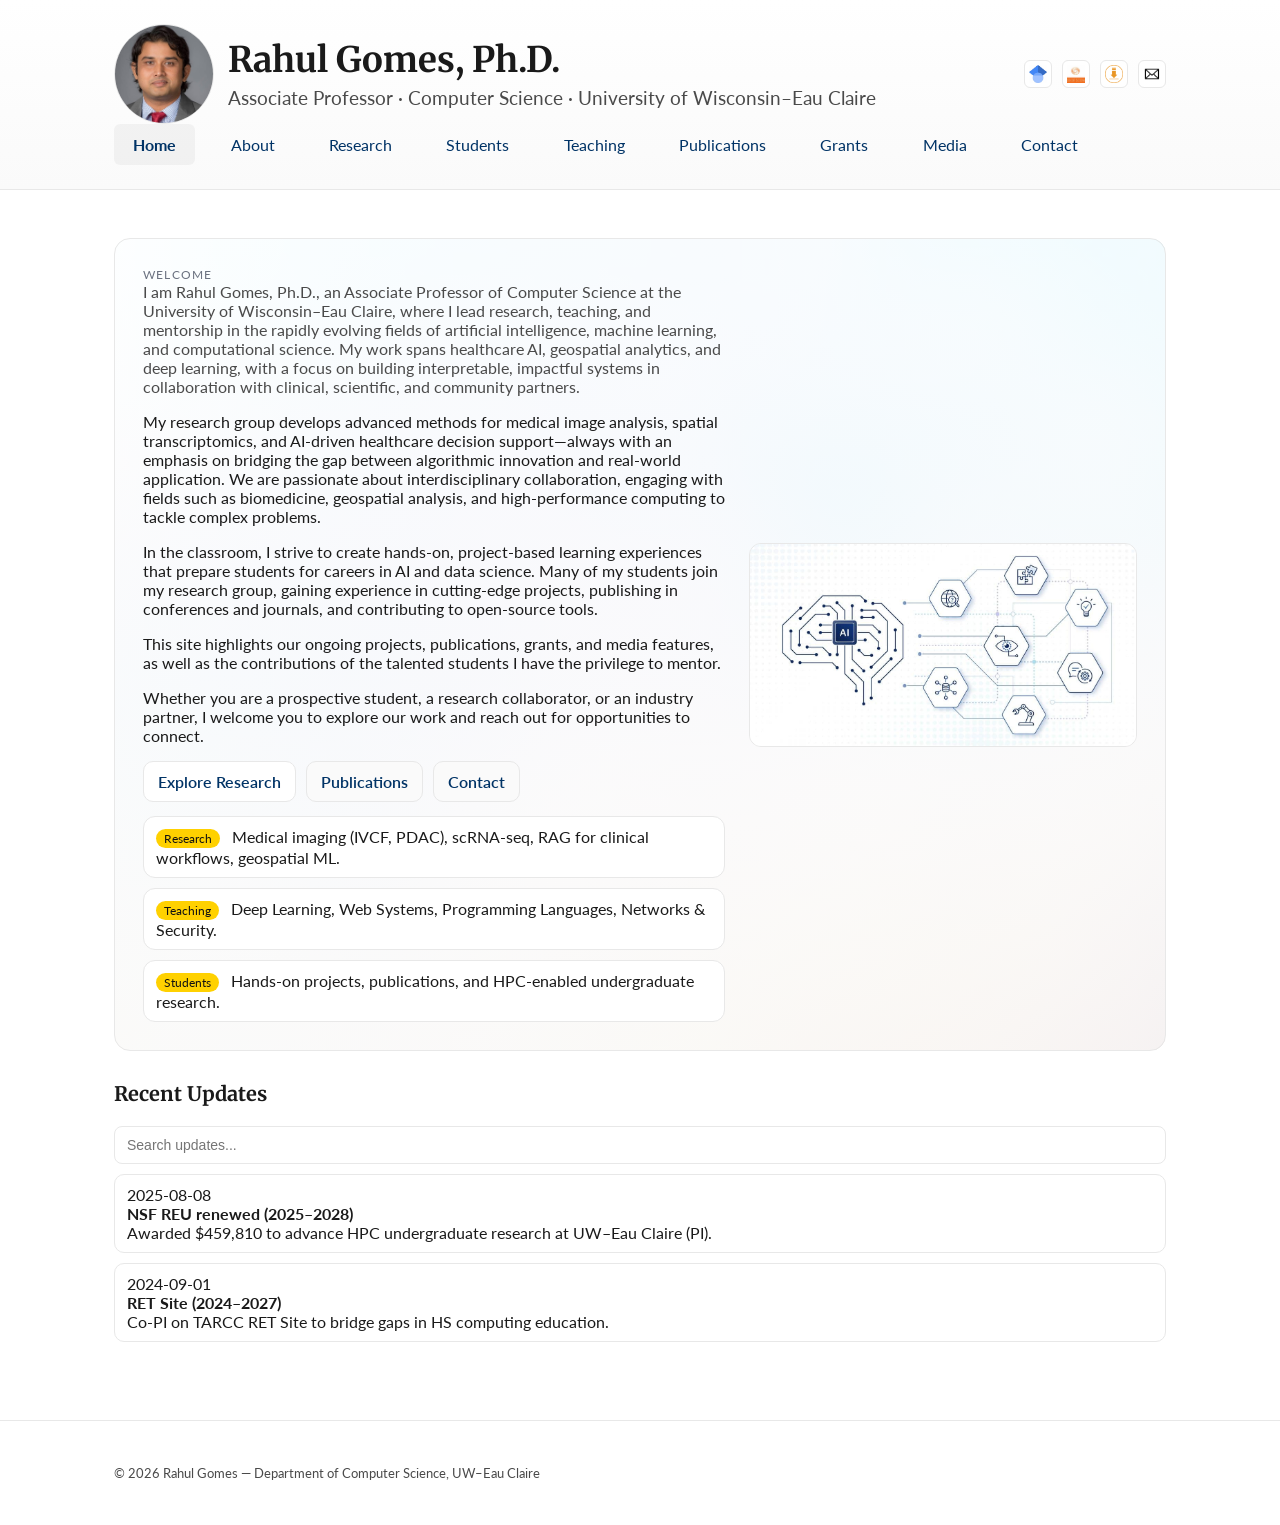
<file: index.html>
<!doctype html>
<html lang="en">
<head>
  <meta charset="utf-8" />
  <meta name="viewport" content="width=device-width, initial-scale=1" />
  <title>Home — Rahul Gomes</title>
  <link rel="stylesheet" href="assets/style.css" />
  <link rel="preconnect" href="https://fonts.googleapis.com">
  <link rel="preconnect" href="https://fonts.gstatic.com" crossorigin>
  <link href="https://fonts.googleapis.com/css2?family=Lato:wght@300;400;700&family=Merriweather:wght@400;700&display=swap" rel="stylesheet">
</head>
<body>
  
<div id="site-header"></div>


<main>
  <div class="container">
<section class="hero hero-landing" aria-labelledby="welcome-title">
  <div class="hero-content">
    <div>
      <div class="kicker">Welcome</div>
      <p class="lead">
        I am Rahul Gomes, Ph.D., an Associate Professor of Computer Science at the University of Wisconsin–Eau Claire, 
        where I lead research, teaching, and mentorship in the rapidly evolving fields of artificial intelligence, 
        machine learning, and computational science. My work spans healthcare AI, geospatial analytics, and deep learning, 
        with a focus on building interpretable, impactful systems in collaboration with clinical, scientific, and community partners.
      </p>

      <p>
        My research group develops advanced methods for medical image analysis, spatial transcriptomics, 
        and AI-driven healthcare decision support—always with an emphasis on bridging the gap between algorithmic innovation 
        and real-world application. We are passionate about interdisciplinary collaboration, engaging with fields such as biomedicine, 
        geospatial analysis, and high-performance computing to tackle complex problems.
      </p>

      <p>
        In the classroom, I strive to create hands-on, project-based learning experiences that prepare students for careers 
        in AI and data science. Many of my students join my research group, gaining experience in cutting-edge projects, 
        publishing in conferences and journals, and contributing to open-source tools.
      </p>

      <p>
        This site highlights our ongoing projects, publications, grants, and media features, as well as the contributions 
        of the talented students I have the privilege to mentor.
      </p>

      <p>
        Whether you are a prospective student, a research collaborator, or an industry partner, 
        I welcome you to explore our work and reach out for opportunities to connect.
      </p>

      <div class="hero-cta">
        <a class="btn" href="research.html" aria-label="Explore research projects">Explore Research</a>
        <a class="btn ghost" href="publications.html" aria-label="View publications">Publications</a>
        <a class="btn ghost" href="contact.html" aria-label="Contact Rahul Gomes">Contact</a>
      </div>

      <ul class="quick-links" aria-label="Highlights">
        <li>
          <span class="pill">Research</span>
          Medical imaging (IVCF, PDAC), scRNA-seq, RAG for clinical workflows, geospatial ML.
        </li>
        <li>
          <span class="pill">Teaching</span>
          Deep Learning, Web Systems, Programming Languages, Networks & Security.
        </li>
        <li>
          <span class="pill">Students</span>
          Hands-on projects, publications, and HPC-enabled undergraduate research.
        </li>
      </ul>
    </div>

    <figure class="hero-visual">
      <!-- Optional right-side image -->
      <img src="assets/hero.jpg" alt="Abstract visualization representing AI and data" onerror="this.style.display='none'"/>
    </figure>
  </div>
</section>


    <section>
      <h3>Recent Updates</h3>
      <div class="searchbar">
        <input id="uSearch" type="search" placeholder="Search updates..."/>
      </div>
      <div id="updates" class="list">
        <p style="color:#666;font-style:italic;">Loading…</p>
      </div>
    </section>
  </div>
</main>
  
<footer class="footer">
  <div class="container">
    © <span id="year"></span> Rahul Gomes — Department of Computer Science, UW–Eau Claire
  </div>
</footer>
<script>
  document.getElementById('year').textContent = new Date().getFullYear();
</script>
<script src="assets/include-header.js" defer></script>
<script src="assets/script.js" defer></script>
</body>
</html>
</file>
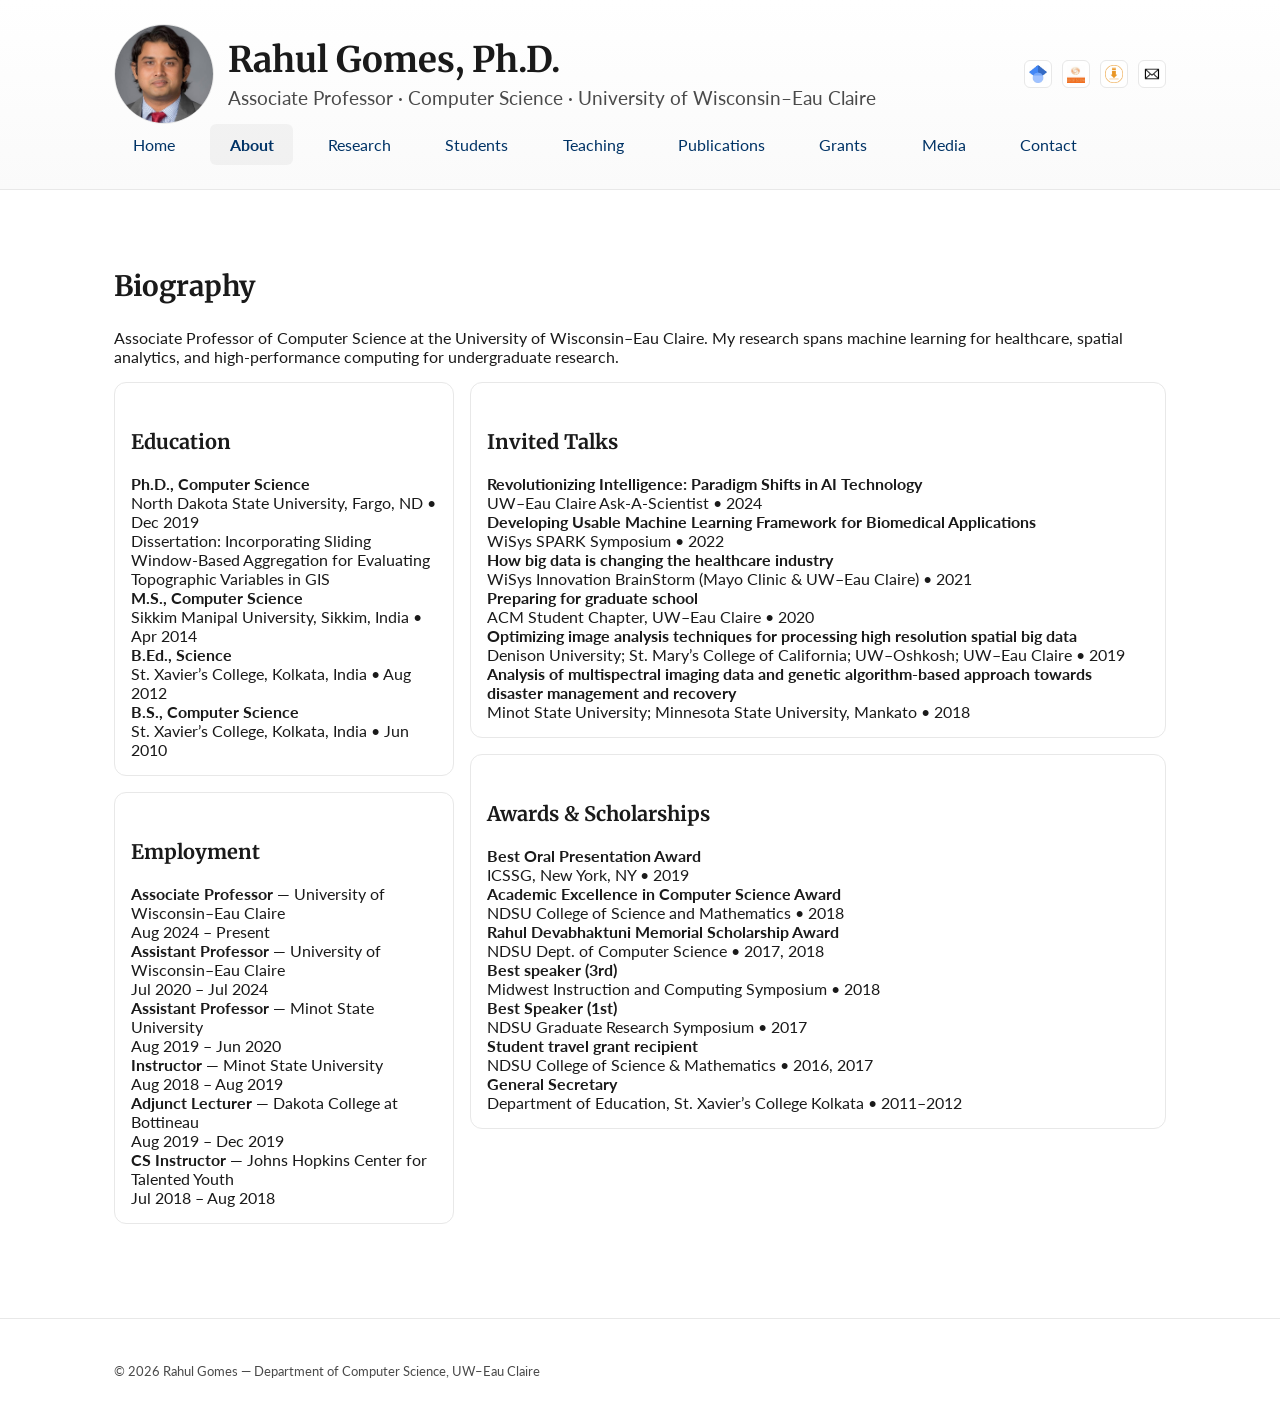
<file: about.html>
<!doctype html>
<html lang="en">
<head>
  <meta charset="utf-8" />
  <meta name="viewport" content="width=device-width, initial-scale=1" />
  <title>About — Rahul Gomes</title>
  <link rel="stylesheet" href="assets/style.css" />
  <link rel="preconnect" href="https://fonts.googleapis.com">
  <link rel="preconnect" href="https://fonts.gstatic.com" crossorigin>
  <link href="https://fonts.googleapis.com/css2?family=Lato:wght@300;400;700&family=Merriweather:wght@400;700&display=swap" rel="stylesheet">
</head>
<body>
  
<div id="site-header"></div>

<main>
  <div class="container">

    <h2>Biography</h2>
    <div id="bio"><p style="color:#666;font-style:italic;">Loading…</p></div>

    <div class="grid">
      <div class="left">
        <div class="card">
          <h3>Education</h3>
          <div id="education"><p style="color:#666;font-style:italic;">Loading…</p></div>
        </div>
        <div class="card">
          <h3>Employment</h3>
          <div id="employment"><p style="color:#666;font-style:italic;">Loading…</p></div>
        </div>
      </div>
      <div class="right">
        <div class="card">
          <h3>Invited Talks</h3>
          <div id="talks"><p style="color:#666;font-style:italic;">Loading…</p></div>
        </div>
        <div class="card">
          <h3>Awards & Scholarships</h3>
          <div id="awards"><p style="color:#666;font-style:italic;">Loading…</p></div>
        </div>
      </div>
    </div>

  </div>
</main>
  
<footer class="footer">
  <div class="container">
    © <span id="year"></span> Rahul Gomes — Department of Computer Science, UW–Eau Claire
  </div>
</footer>
<script>
  document.getElementById('year').textContent = new Date().getFullYear();
</script>
<script src="assets/include-header.js" defer></script>
<script src="assets/script.js" defer></script>
</body>
</html>
</file>
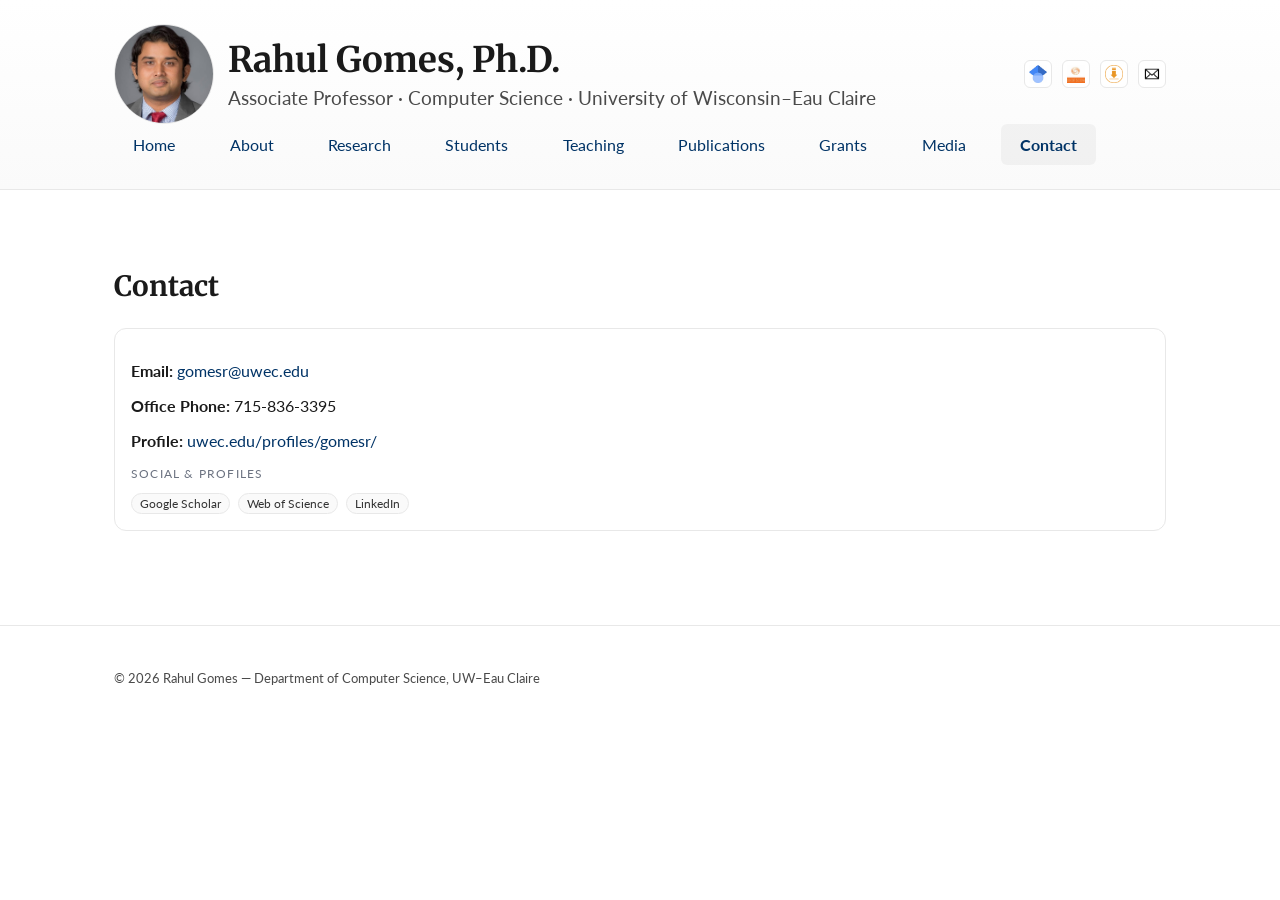
<file: contact.html>
<!doctype html>
<html lang="en">
<head>
  <meta charset="utf-8" />
  <meta name="viewport" content="width=device-width, initial-scale=1" />
  <title>Contact — Rahul Gomes</title>
  <link rel="stylesheet" href="assets/style.css" />
  <link rel="preconnect" href="https://fonts.googleapis.com">
  <link rel="preconnect" href="https://fonts.gstatic.com" crossorigin>
  <link href="https://fonts.googleapis.com/css2?family=Lato:wght@300;400;700&family=Merriweather:wght@400;700&display=swap" rel="stylesheet">
</head>
<body>
  
<div id="site-header"></div>

  <main>
    <div class="container">
      
<h2>Contact</h2>
<div class="card">
  <p><strong>Email:</strong> <a href="mailto:gomesr@uwec.edu">gomesr@uwec.edu</a></p>
  <p><strong>Office Phone:</strong> 715-836-3395</p>
  <p><strong>Profile:</strong> <a target="_blank" href="https://www.uwec.edu/profiles/gomesr/">uwec.edu/profiles/gomesr/</a></p>
  <p class="kicker">Social & Profiles</p>
  <div class="tagbar">
    <a class="badge" target="_blank" href="https://scholar.google.com/citations?user=s2LUBTQAAAAJ&hl=en">Google Scholar</a>
    <a class="badge" target="_blank" href="https://www.webofscience.com/wos/author/record/Z-4475-2019">Web of Science</a>
    <a class="badge" target="_blank" href="https://www.linkedin.com/in/rahul-gomes/">LinkedIn</a>
  </div>
</div>

    </div>
  </main>
  
<footer class="footer">
  <div class="container">
    © <span id="year"></span> Rahul Gomes — Department of Computer Science, UW–Eau Claire
  </div>
</footer>
<script>
  document.getElementById('year').textContent = new Date().getFullYear();
</script>
<script src="assets/include-header.js" defer></script>
<script src="assets/script.js" defer></script>
</body>
</html>
</file>
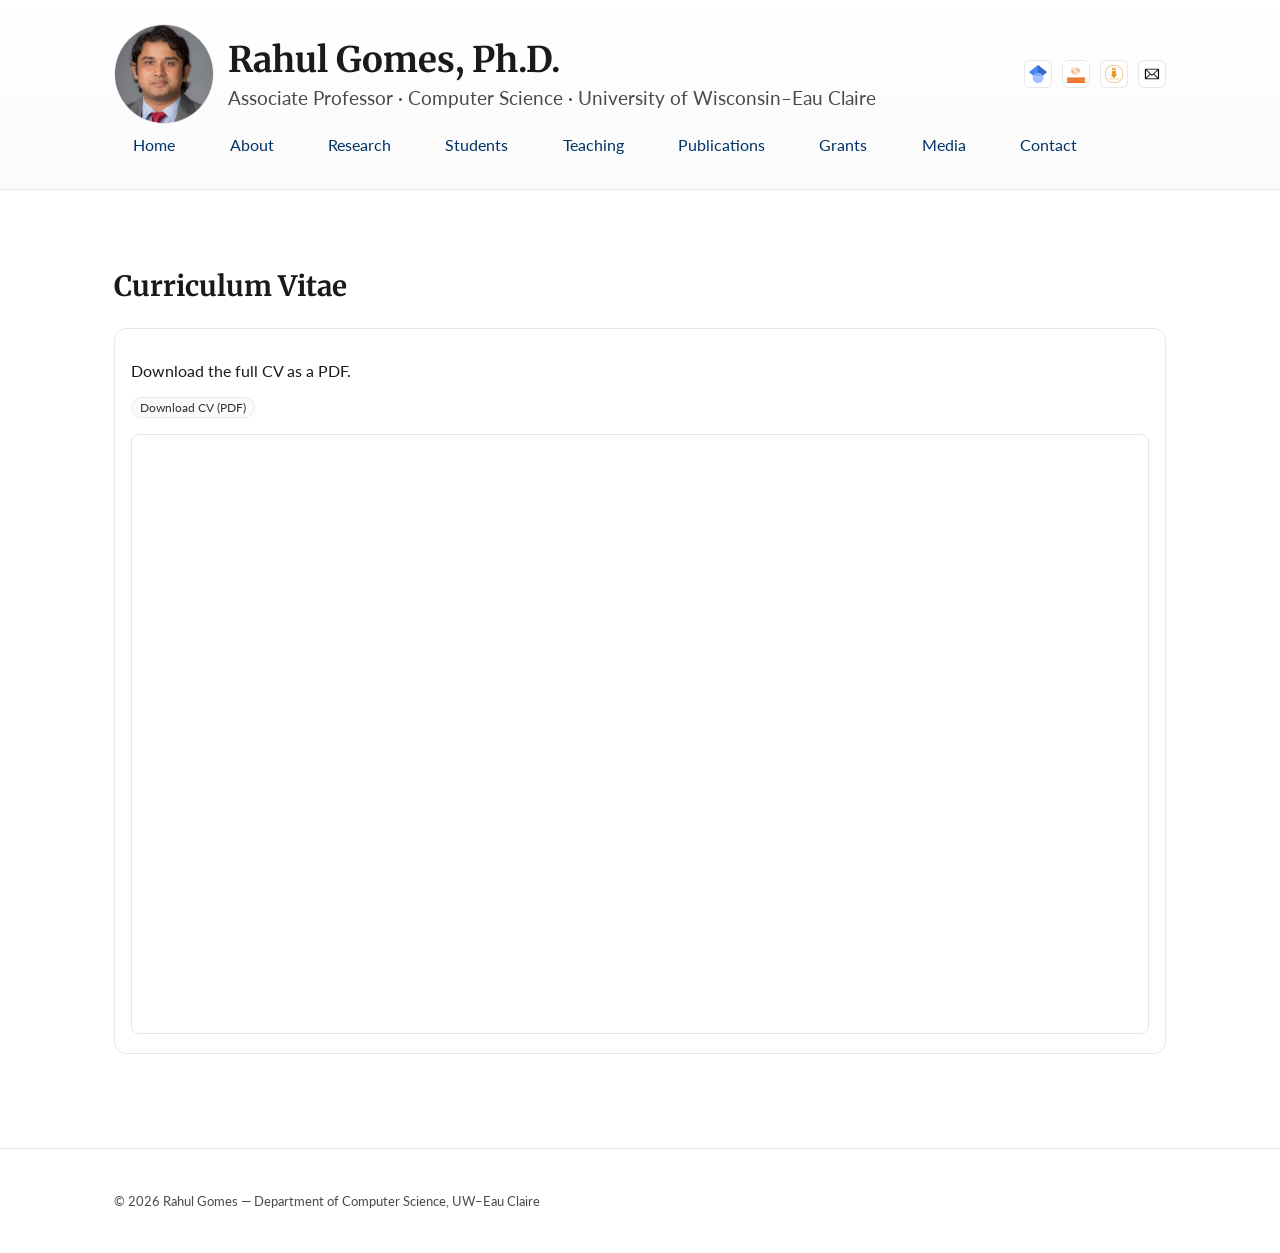
<file: cv.html>
<!doctype html>
<html lang="en">
<head>
  <meta charset="utf-8" />
  <meta name="viewport" content="width=device-width, initial-scale=1" />
  <title>CV — Rahul Gomes</title>
  <link rel="stylesheet" href="assets/style.css" />
  <link rel="preconnect" href="https://fonts.googleapis.com">
  <link rel="preconnect" href="https://fonts.gstatic.com" crossorigin>
  <link href="https://fonts.googleapis.com/css2?family=Lato:wght@300;400;700&family=Merriweather:wght@400;700&display=swap" rel="stylesheet">
</head>
<body>
  
<div id="site-header"></div>


  <main>
    <div class="container">
      
<h2>Curriculum Vitae</h2>
<div class="card">
  <p>Download the full CV as a PDF.</p>
  <p><a class="badge" href="Gomes_CV_New.pdf" download>Download CV (PDF)</a></p>
  <iframe src="Gomes_CV_New.pdf" style="width:100%;height:600px;border:1px solid #e5e5e5;border-radius:8px"></iframe>
</div>

    </div>
  </main>
  
<footer class="footer">
  <div class="container">
    © <span id="year"></span> Rahul Gomes — Department of Computer Science, UW–Eau Claire
  </div>
</footer>
<script>
  document.getElementById('year').textContent = new Date().getFullYear();
</script>
<script src="assets/include-header.js" defer></script>
<script src="assets/script.js" defer></script>
</body>
</html>
</file>
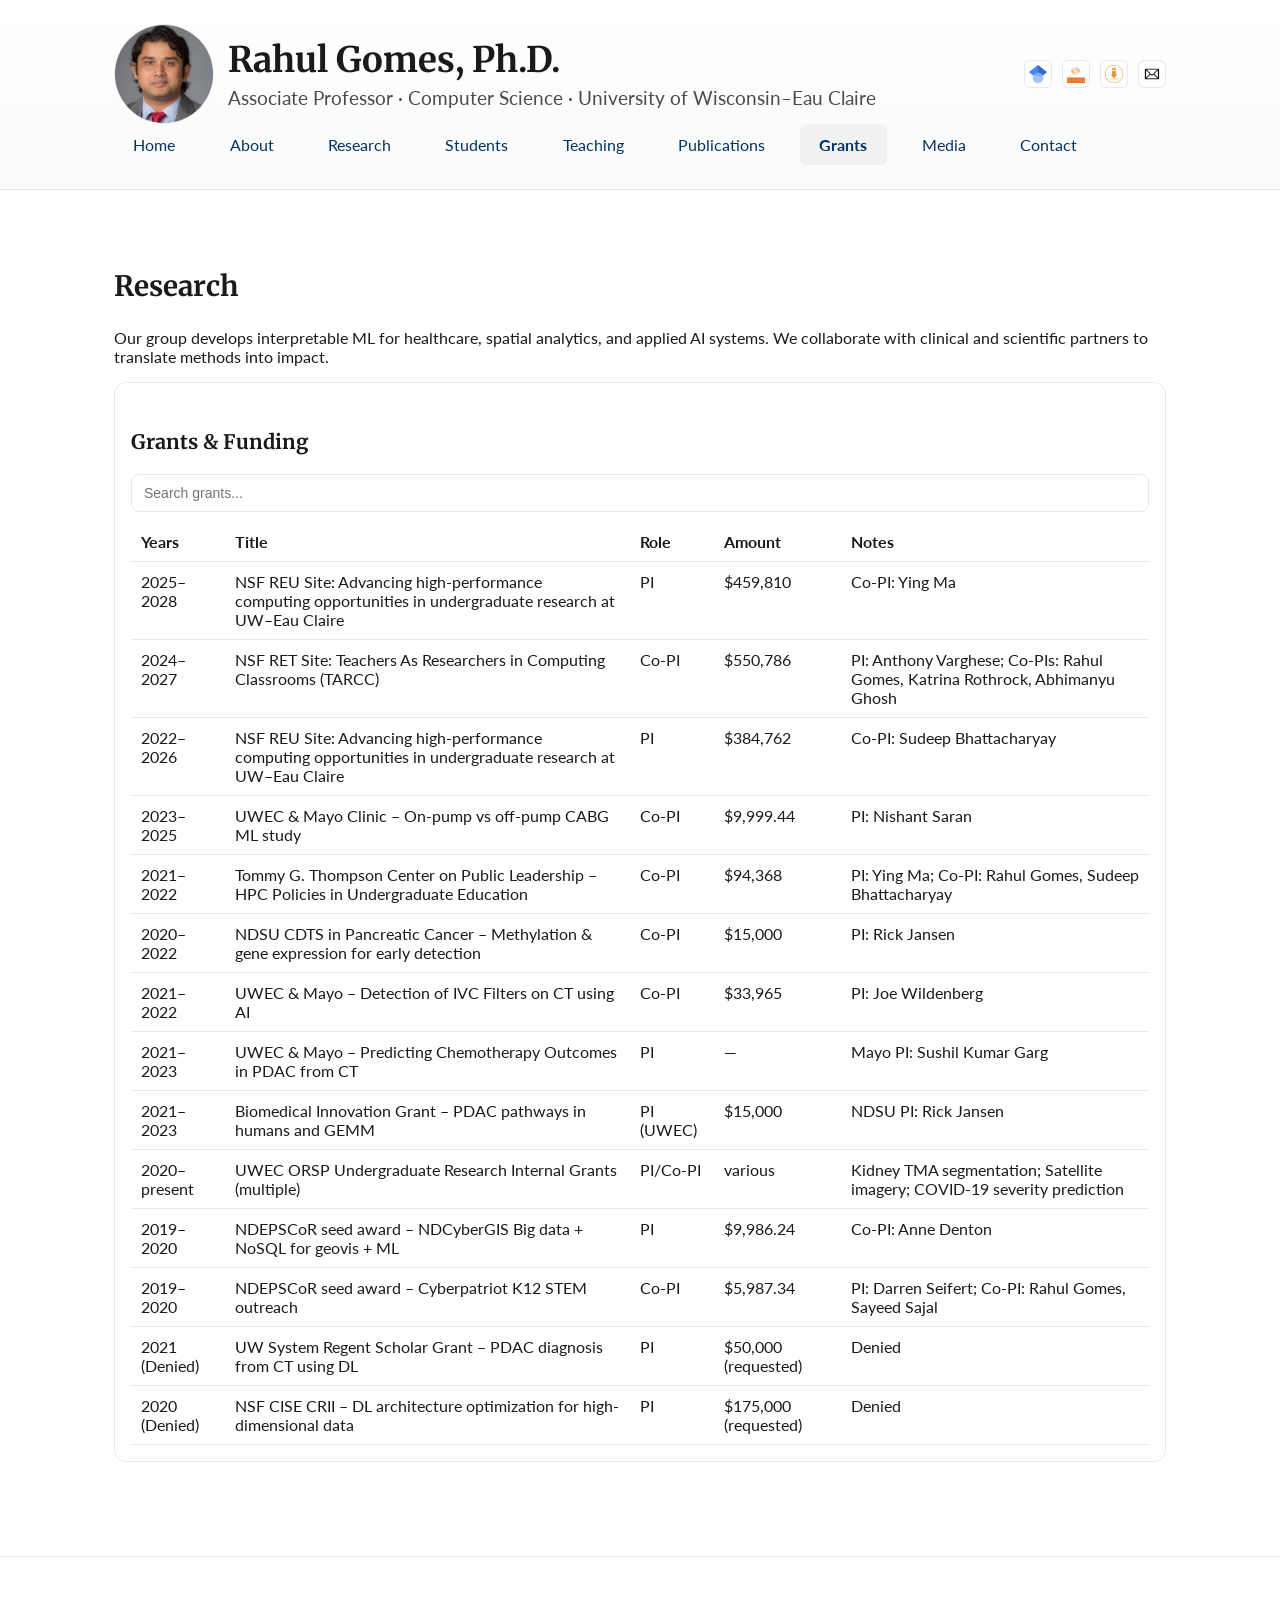
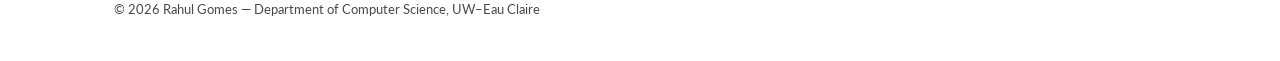
<file: grants.html>
<!doctype html>
<html lang="en">
<head>
  <meta charset="utf-8" />
  <meta name="viewport" content="width=device-width, initial-scale=1" />
  <title>Grants — Rahul Gomes</title>
  <link rel="stylesheet" href="assets/style.css" />
  <link rel="preconnect" href="https://fonts.googleapis.com">
  <link rel="preconnect" href="https://fonts.gstatic.com" crossorigin>
  <link href="https://fonts.googleapis.com/css2?family=Lato:wght@300;400;700&family=Merriweather:wght@400;700&display=swap" rel="stylesheet">
</head>
<body>
  
<div id="site-header"></div>


<main>
  <div class="container">
    <h2>Research</h2>
    <p>Our group develops interpretable ML for healthcare, spatial analytics, and applied AI systems. We collaborate with clinical and scientific partners to translate methods into impact.</p>

    <div class="card">
      <h3>Grants & Funding</h3>
      <div class="searchbar">
        <input id="gSearch" type="search" placeholder="Search grants..."/>
      </div>
      <table class="table">
        <thead><tr><th>Years</th><th>Title</th><th>Role</th><th>Amount</th><th>Notes</th></tr></thead>
        <tbody id="grants"><tr><td colspan="5" style="color:#666;font-style:italic;">Loading…</td></tr></tbody>
      </table>
    </div>
  </div>
</main>
  
<footer class="footer">
  <div class="container">
    © <span id="year"></span> Rahul Gomes — Department of Computer Science, UW–Eau Claire
  </div>
</footer>
<script>
  document.getElementById('year').textContent = new Date().getFullYear();
</script>
<script src="assets/include-header.js" defer></script>
<script src="assets/script.js" defer></script>
</body>
</html>
</file>
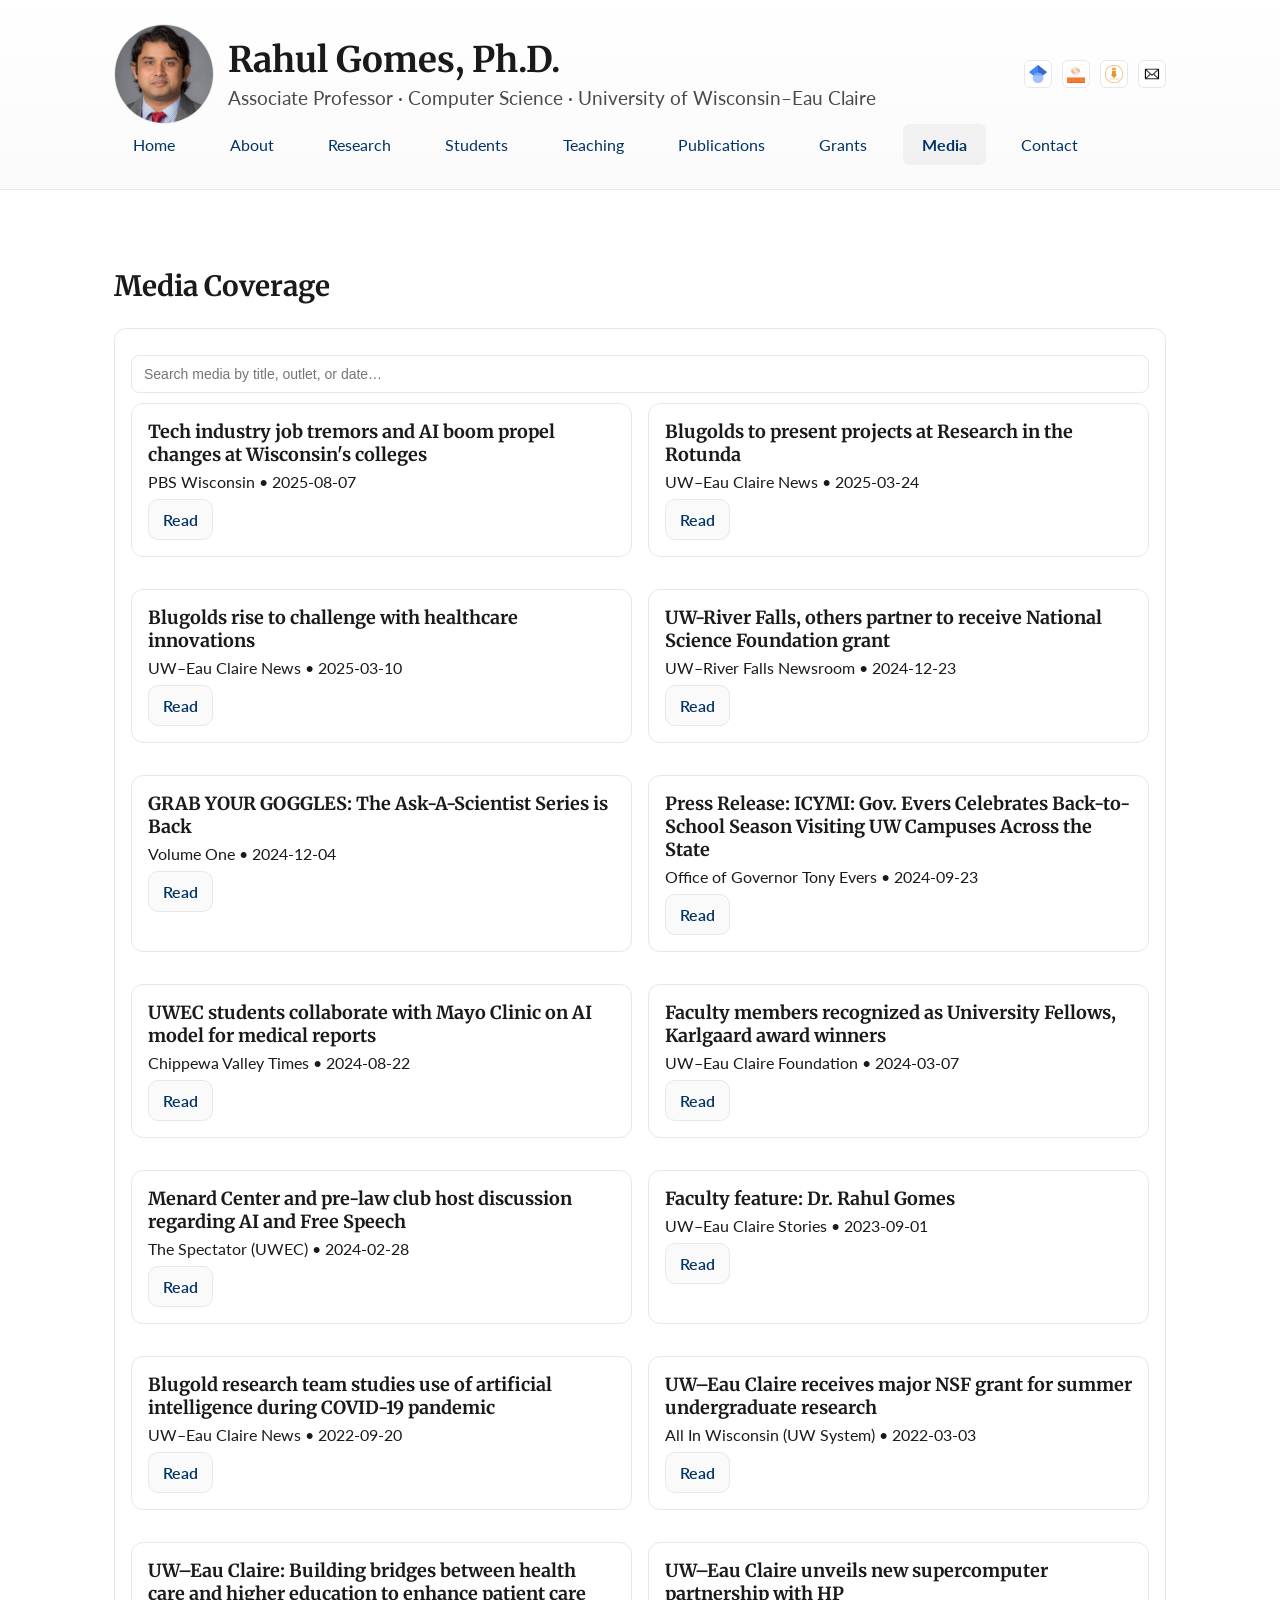
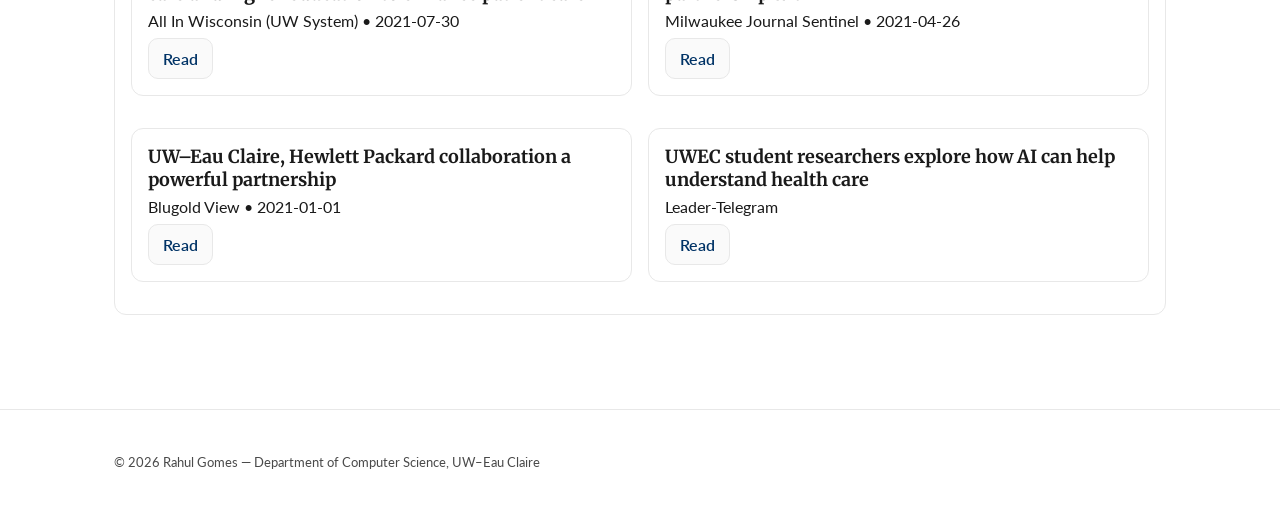
<file: media.html>
<!doctype html>
<html lang="en">
<head>
  <meta charset="utf-8" />
  <meta name="viewport" content="width=device-width, initial-scale=1" />
  <title>Media Coverage — Rahul Gomes</title>
  <link rel="stylesheet" href="assets/style.css" />
  <link rel="preconnect" href="https://fonts.googleapis.com">
  <link rel="preconnect" href="https://fonts.gstatic.com" crossorigin>
  <link href="https://fonts.googleapis.com/css2?family=Lato:wght@300;400;700&family=Merriweather:wght@400;700&display=swap" rel="stylesheet">
</head>
<body>
  
<div id="site-header"></div>


<main>
  <div class="container">
    <h2>Media Coverage</h2>
    <div class="card">
      <div class="searchbar">
        <input id="mSearch" type="search" placeholder="Search media by title, outlet, or date…"/>
      </div>

      <!-- grid/list rendered by script.js -->
      <div id="media" class="media-grid">
        <div class="card"><p style="color:#666;font-style:italic;">Loading…</p></div>
      </div>
    </div>
  </div>
</main>
  
<footer class="footer">
  <div class="container">
    © <span id="year"></span> Rahul Gomes — Department of Computer Science, UW–Eau Claire
  </div>
</footer>
<script>document.getElementById('year').textContent = new Date().getFullYear();</script>
<script src="assets/include-header.js" defer></script>
<script src="assets/script.js" defer></script>
</body>
</html>
</file>
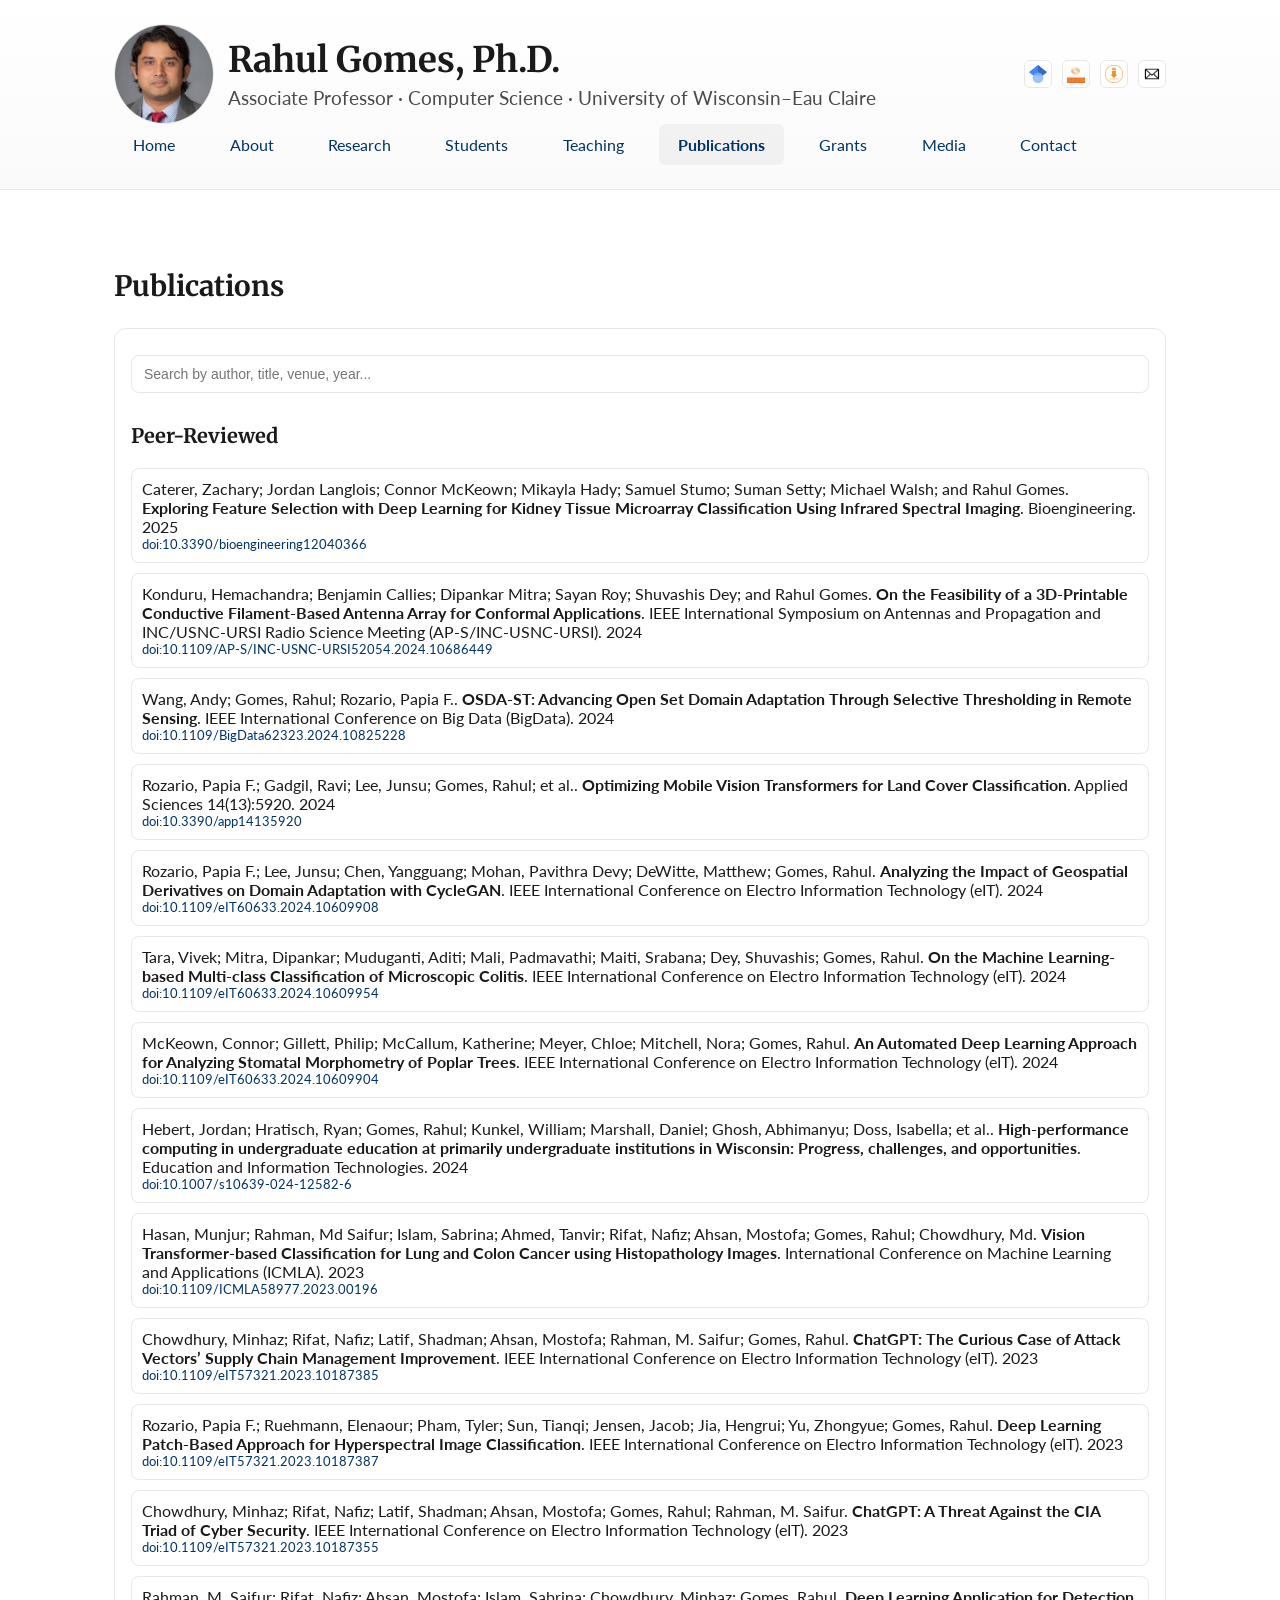
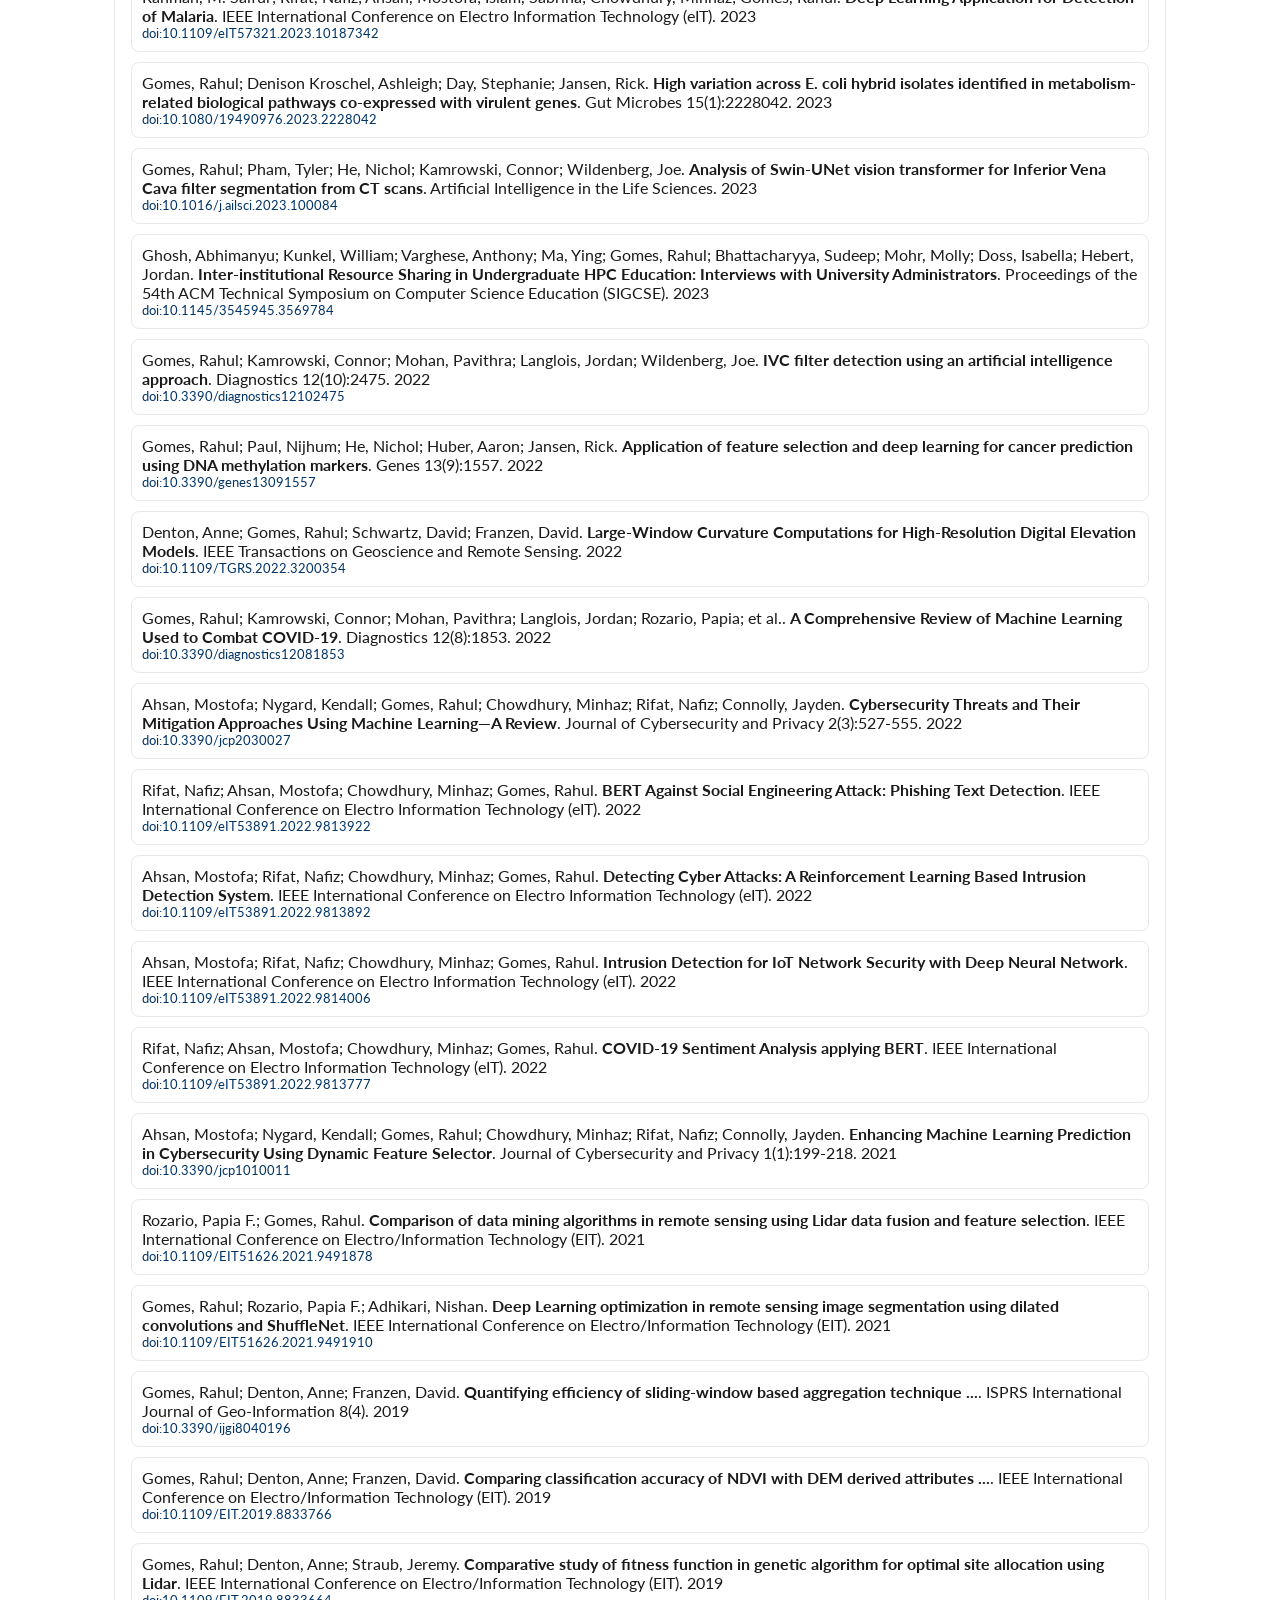
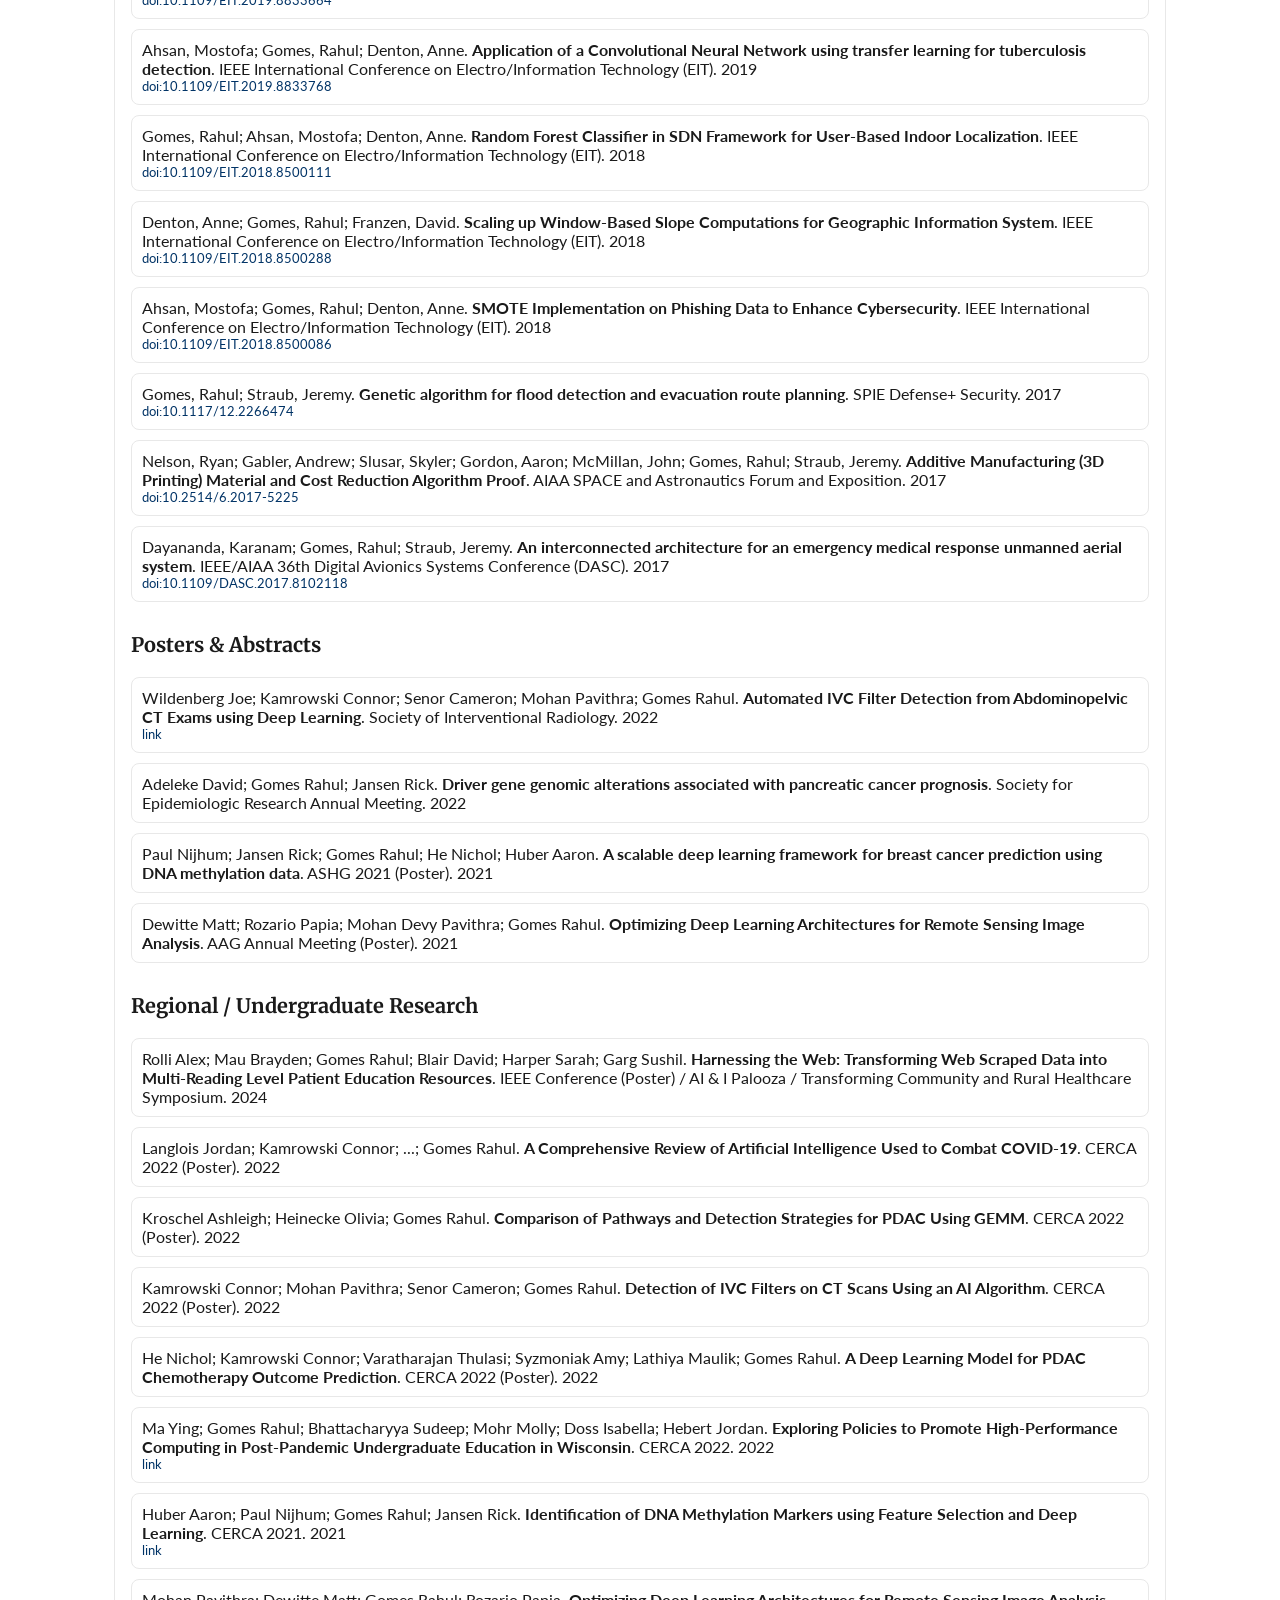
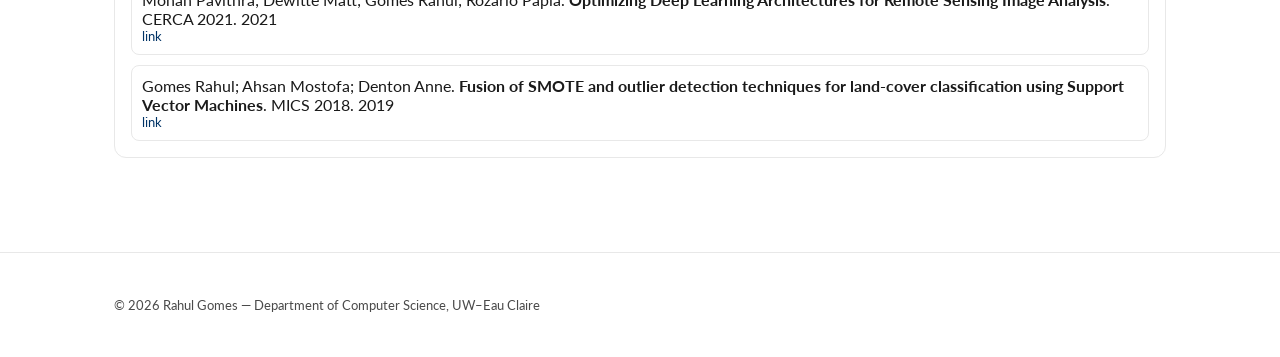
<file: publications.html>
<!doctype html>
<html lang="en">
<head>
  <meta charset="utf-8" />
  <meta name="viewport" content="width=device-width, initial-scale=1" />
  <title>Publications — Rahul Gomes</title>
  <link rel="stylesheet" href="assets/style.css" />
  <link rel="preconnect" href="https://fonts.googleapis.com">
  <link rel="preconnect" href="https://fonts.gstatic.com" crossorigin>
  <link href="https://fonts.googleapis.com/css2?family=Lato:wght@300;400;700&family=Merriweather:wght@400;700&display=swap" rel="stylesheet">
</head>
<body>
  
<div id="site-header"></div>


  <main>
    <div class="container">
      
<h2>Publications</h2>
<div class="card">
  <div class="searchbar">
    <input id="pSearch" type="search" placeholder="Search by author, title, venue, year..." oninput="renderPubs()"/>
  </div>
  <h3>Peer-Reviewed</h3>
  <div id="peer" class="list"></div>
  <h3>Posters & Abstracts</h3>
  <div id="posters" class="list"></div>
  <h3>Regional / Undergraduate Research</h3>
  <div id="regional" class="list"></div>
</div>
<script>
let PUBS=null;
function cite(item){
  const parts = [];
  parts.push(item.authors ? item.authors + '. ' : '');
  parts.push('<strong>'+item.title+'</strong>. ');
  parts.push(item.venue ? item.venue + '. ' : '');
  parts.push(item.year ? item.year : '');
  const doi = item.doi ? ' <a href="https://doi.org/'+item.doi+'" target="_blank">doi:'+item.doi+'</a>' : (item.link ? ' <a target="_blank" href="'+item.link+'">link</a>' : '');
  return '<div class="citation">'+parts.join('')+'<div class="meta">'+doi+'</div></div>';
}
async function renderPubs(){
  if(!PUBS){ PUBS = await fetchJSON('data/publications.json'); }
  const q = qs('pSearch').value;
  const peer = searchFilter(PUBS.peer_reviewed, q, ['title','authors','venue','year']);
  const posters = searchFilter(PUBS.posters_and_abstracts, q, ['title','authors','venue','year']);
  const regional = searchFilter(PUBS.regional_ug, q, ['title','authors','venue','year']);
  qs('peer').innerHTML = peer.sort((a,b)=> b.year - a.year).map(cite).join('');
  qs('posters').innerHTML = posters.sort((a,b)=> b.year - a.year).map(cite).join('');
  qs('regional').innerHTML = regional.sort((a,b)=> b.year - a.year).map(cite).join('');
}
renderPubs();
</script>

    </div>
  </main>
  
<footer class="footer">
  <div class="container">
    © <span id="year"></span> Rahul Gomes — Department of Computer Science, UW–Eau Claire
  </div>
</footer>
<script>
  document.getElementById('year').textContent = new Date().getFullYear();
</script>
<script src="assets/include-header.js" defer></script>
<script src="assets/script.js" defer></script>
</body>
</html>
</file>
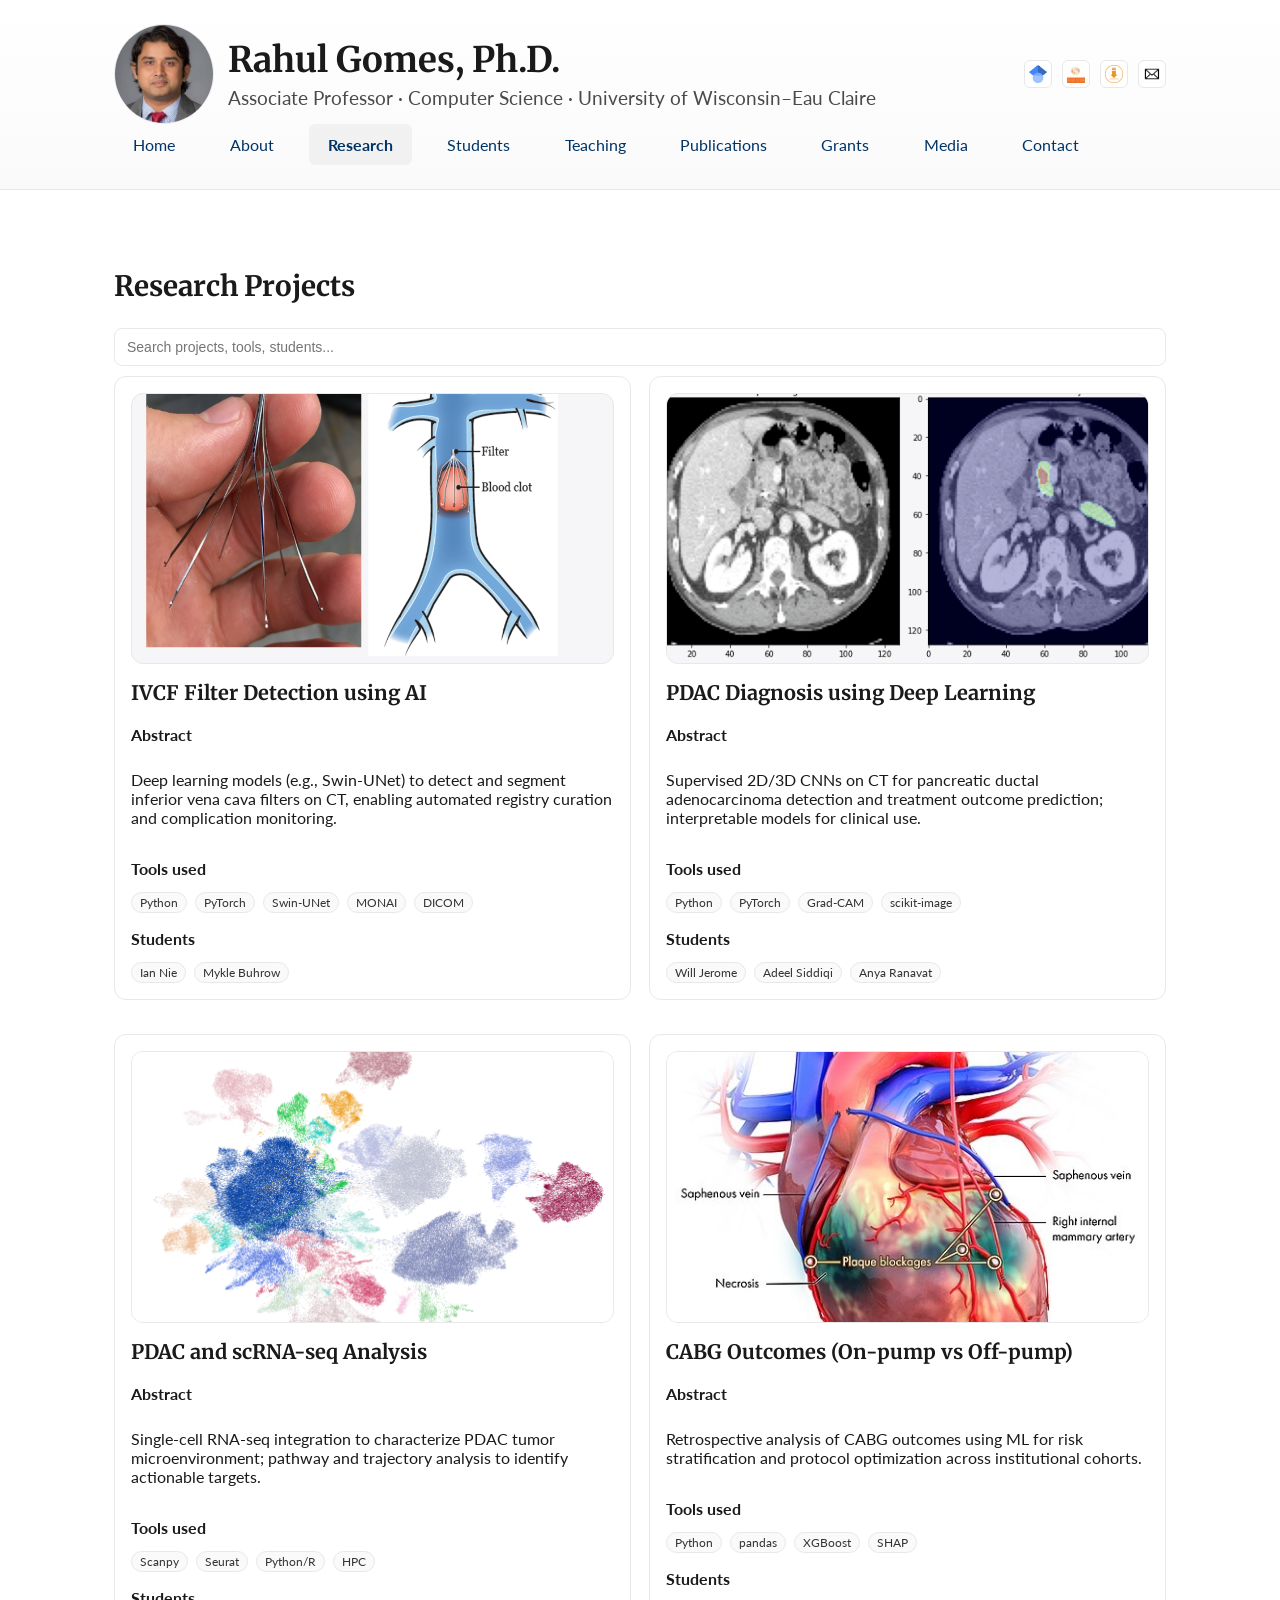
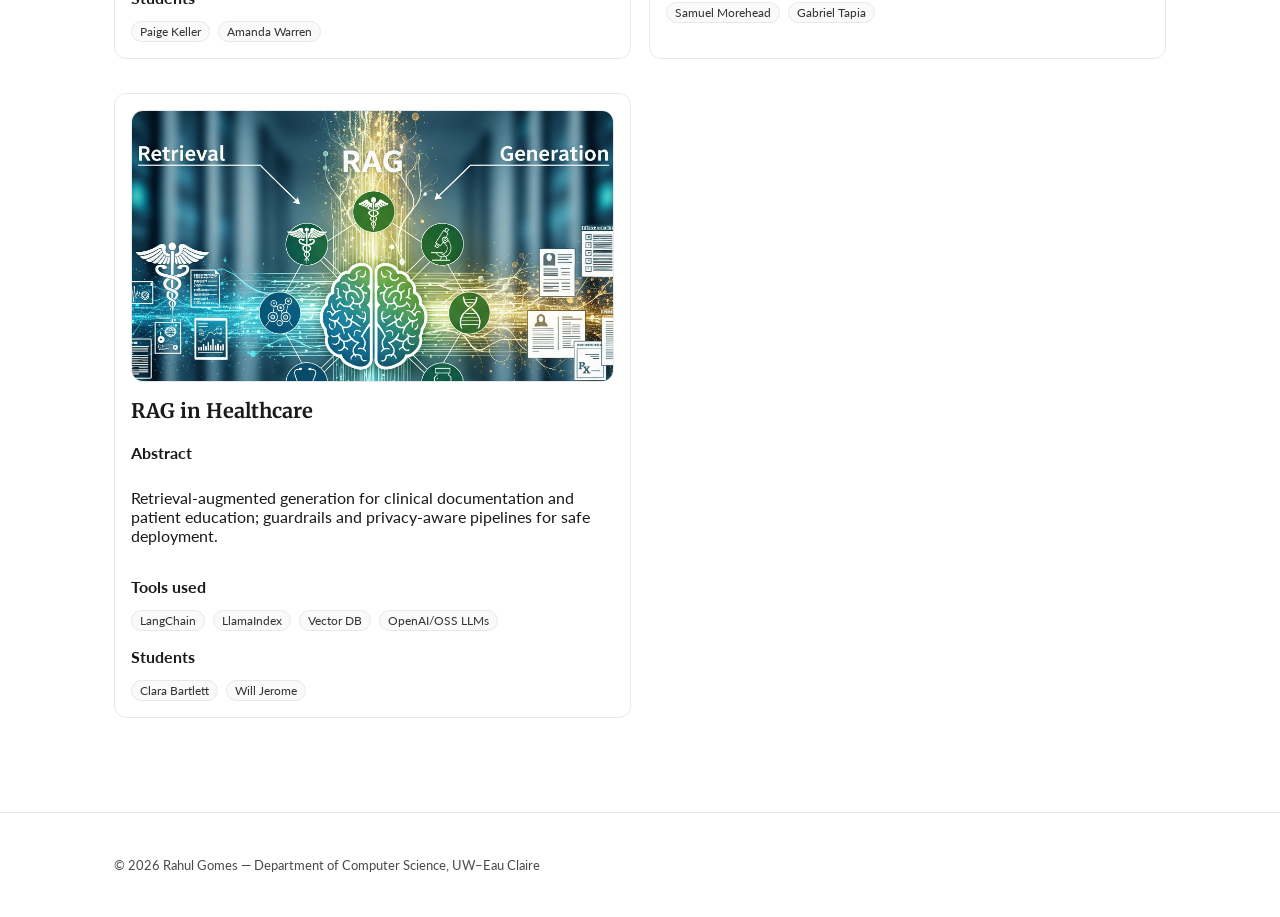
<file: research.html>
<!doctype html>
<html lang="en">
<head>
  <meta charset="utf-8" />
  <meta name="viewport" content="width=device-width, initial-scale=1" />
  <title>Research — Rahul Gomes</title>
  <link rel="stylesheet" href="assets/style.css" />
  <link rel="preconnect" href="https://fonts.googleapis.com">
  <link rel="preconnect" href="https://fonts.gstatic.com" crossorigin>
  <link href="https://fonts.googleapis.com/css2?family=Lato:wght@300;400;700&family=Merriweather:wght@400;700&display=swap" rel="stylesheet">
</head>
<body>
  
<div id="site-header"></div>


<main>
  <div class="container">
    <h2>Research Projects</h2>
    <div class="searchbar">
      <input id="projSearch" type="search" placeholder="Search projects, tools, students..."/>
    </div>

    <!-- 2-col responsive grid (script.js will fill this) -->
    <section id="projectsGrid" class="projects-grid">
      <div class="card"><p style="color:#666;font-style:italic;">Loading…</p></div>
    </section>
  </div>
</main>

<footer class="footer">
  <div class="container">
    © <span id="year"></span> Rahul Gomes — Department of Computer Science, UW–Eau Claire
  </div>
</footer>
<script>document.getElementById('year').textContent = new Date().getFullYear();</script>
<script src="assets/include-header.js" defer></script>
<script src="assets/script.js" defer></script>
</body>
</html>
</file>
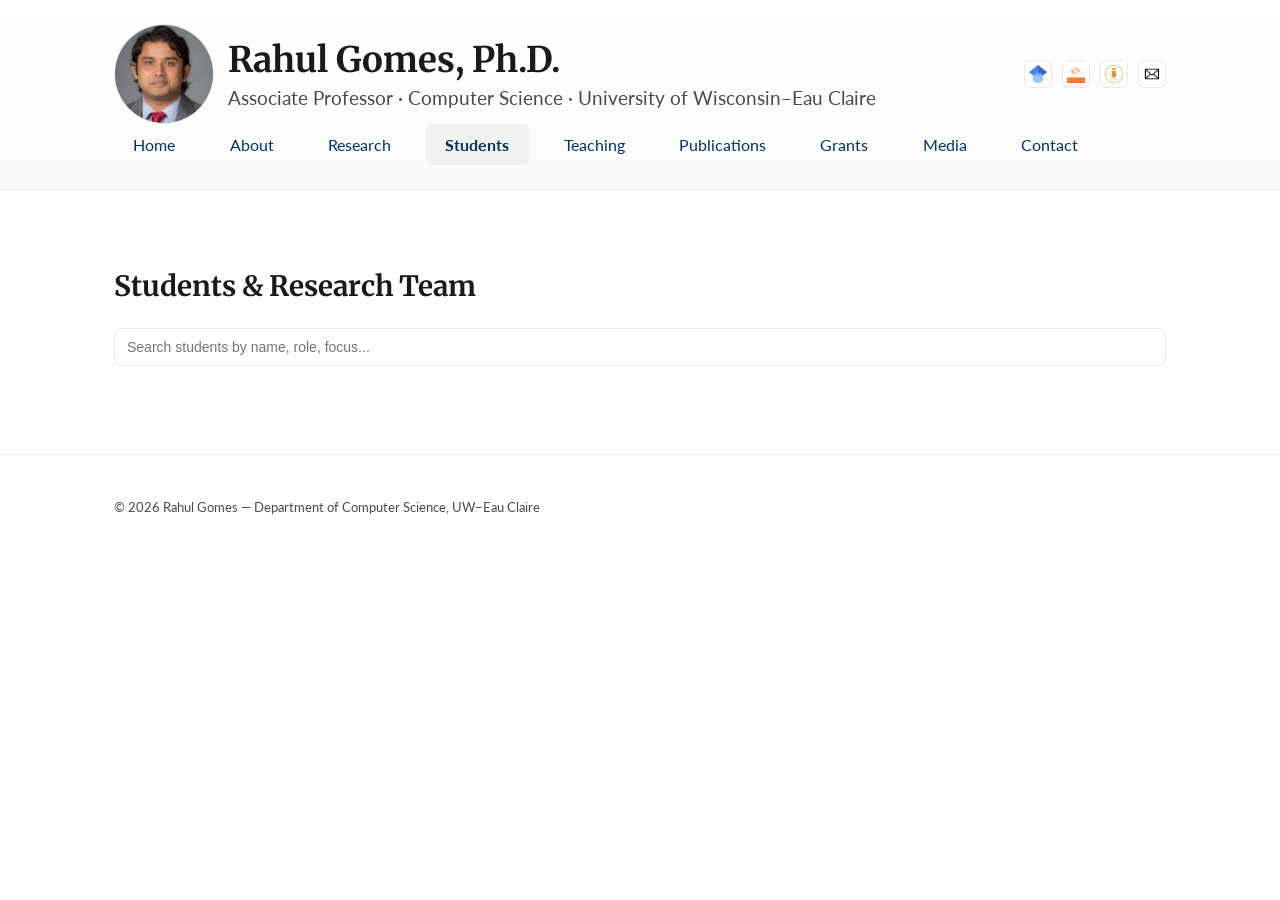
<file: students.html>
<!doctype html>
<html lang="en">
<head>
  <meta charset="utf-8" />
  <meta name="viewport" content="width=device-width, initial-scale=1" />
  <title>Students — Rahul Gomes</title>
  <link rel="stylesheet" href="assets/style.css" />
  <link rel="preconnect" href="https://fonts.googleapis.com">
  <link rel="preconnect" href="https://fonts.gstatic.com" crossorigin>
  <link href="https://fonts.googleapis.com/css2?family=Lato:wght@300;400;700&family=Merriweather:wght@400;700&display=swap" rel="stylesheet">
</head>
<body>
  
<div id="site-header"></div>


  <main>
    <div class="container">
      
<h2>Students & Research Team</h2>
<div class="searchbar">
  <input id="sSearch" type="search" placeholder="Search students by name, role, focus..." oninput="renderStudents()"/>
</div>
<div id="students" class="list"></div>

    </div>
  </main>
  
<footer class="footer">
  <div class="container">
    © <span id="year"></span> Rahul Gomes — Department of Computer Science, UW–Eau Claire
  </div>
</footer>
<script>
  document.getElementById('year').textContent = new Date().getFullYear();
</script>
<script src="assets/include-header.js" defer></script>
<script src="assets/script.js" defer></script>
</body>
</html>
</file>
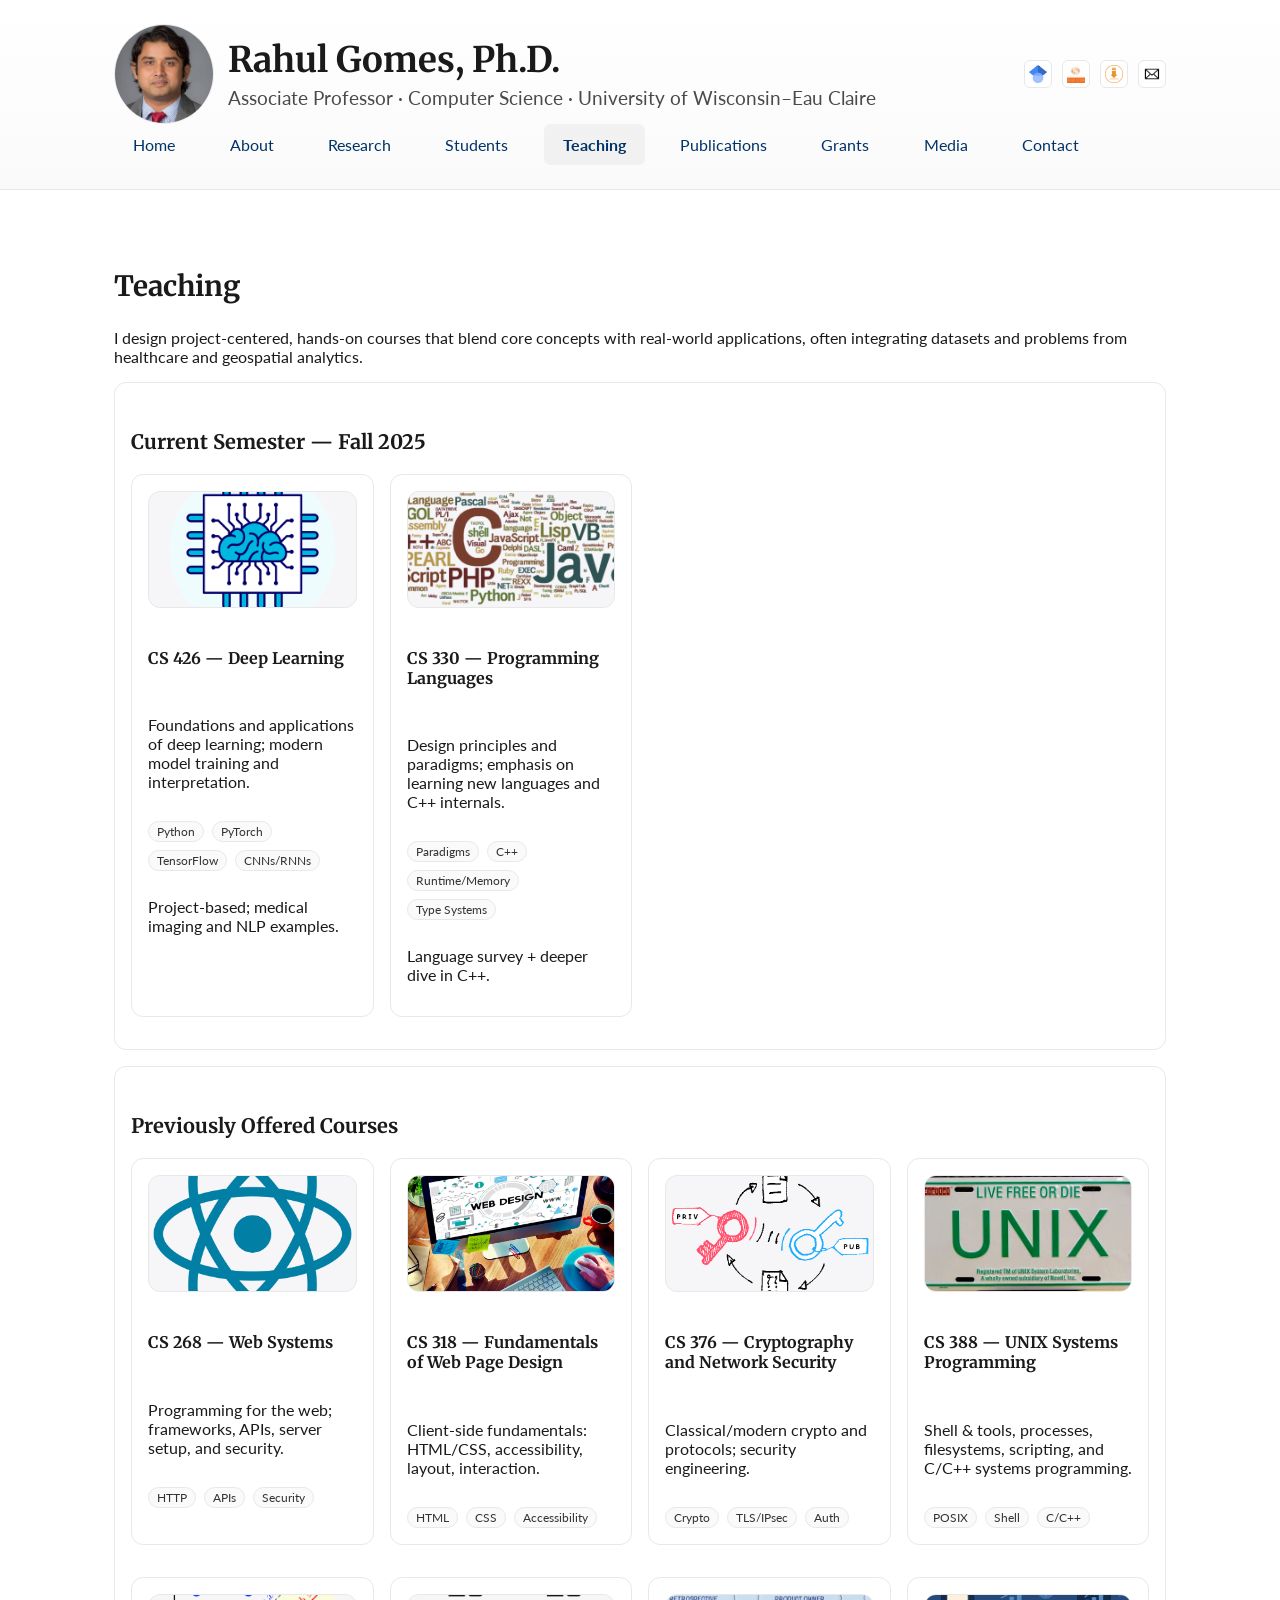
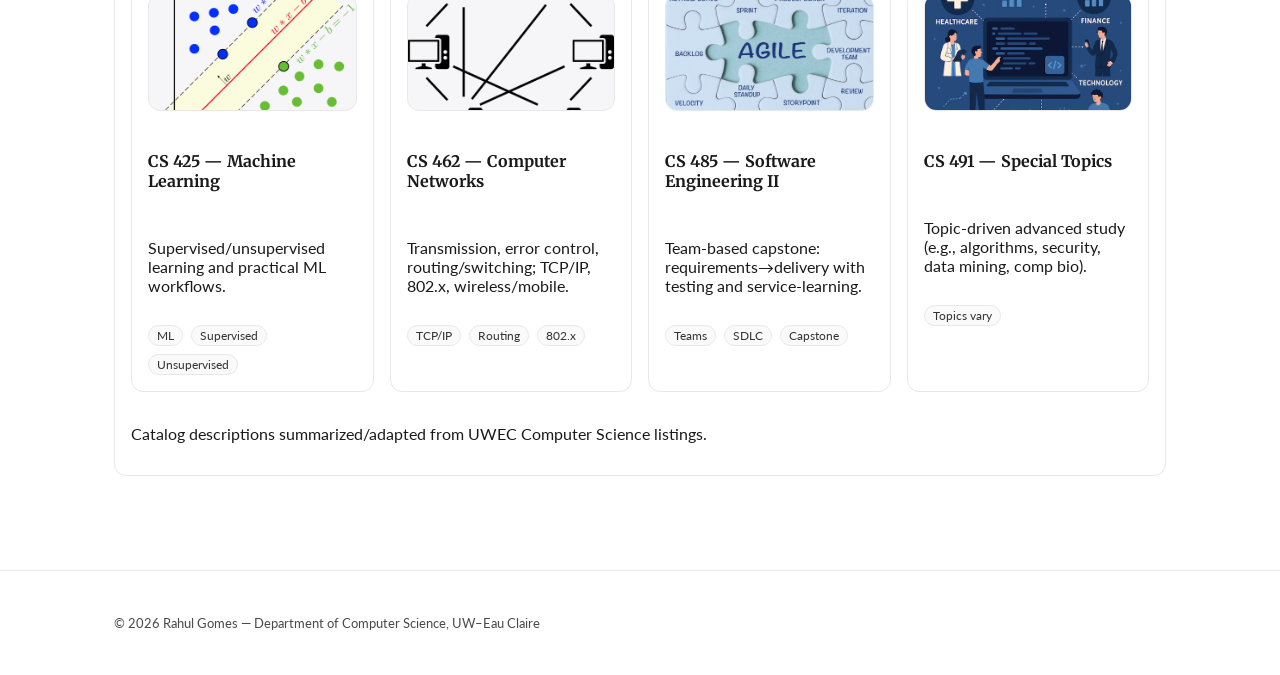
<file: teaching.html>
<!doctype html>
<html lang="en">
<head>
  <meta charset="utf-8" />
  <meta name="viewport" content="width=device-width, initial-scale=1" />
  <title>Teaching — Rahul Gomes</title>
  <link rel="stylesheet" href="assets/style.css" />
  <link rel="preconnect" href="https://fonts.googleapis.com">
  <link rel="preconnect" href="https://fonts.gstatic.com" crossorigin>
  <link href="https://fonts.googleapis.com/css2?family=Lato:wght@300;400;700&family=Merriweather:wght@400;700&display=swap" rel="stylesheet">
</head>
<body>
  
<div id="site-header"></div>


<main>
  <div class="container">
    <h2>Teaching</h2>
    <p class="muted">
      I design project-centered, hands-on courses that blend core concepts with real-world applications, often integrating datasets and problems from healthcare and geospatial analytics.
    </p>

    <section class="card">
      <h3 id="currentTerm">Current Semester</h3>
      <div id="currentCourses" class="courses-grid"></div>
    </section>
    
    <section class="card">
      <h3>Previously Offered Courses</h3>
      <div id="pastCourses" class="courses-grid"></div>
      <p class="small muted">Catalog descriptions summarized/adapted from UWEC Computer Science listings.</p>
    </section>

  </div>
</main>

<footer class="footer">
  <div class="container">
    © <span id="year"></span> Rahul Gomes — Department of Computer Science, UW–Eau Claire
  </div>
</footer>
<script>document.getElementById('year').textContent = new Date().getFullYear();</script>
<script src="assets/include-header.js" defer></script>
<script src="assets/script.js" defer></script>
</body>
</html>
</file>
<file: assets/style.css>
:root{
  --bg:#ffffff;
  --text:#1a1a1a;
  --muted:#4a4a4a;
  --link:#003366; /* UWEC blue-ish */
  --accent:#FFD100; /* UWEC gold */
  --border:#e8e8e8;
  --max:1100px;
  --serif: 'Merriweather', Georgia, 'Times New Roman', serif;
  --sans: 'Lato', -apple-system, BlinkMacSystemFont, 'Segoe UI', Roboto, Helvetica, Arial, sans-serif;
}
*{box-sizing:border-box}
html,body{margin:0;padding:0;background:var(--bg);color:var(--text);font-family:var(--sans);}
a{color:var(--link);text-decoration:none}
a:hover{text-decoration:underline}
.container{max-width:var(--max);margin:0 auto;padding:24px}
.header{
  border-bottom:1px solid var(--border);
  background:linear-gradient(180deg,#fff, #fafafa);
}
.brand{display:flex; align-items:center; gap:14px;}
.brand .dot{width:14px;height:14px;border-radius:50%;background:var(--accent);}

.brand h1 {
  font-family: var(--serif);
  font-size: 2.2rem; /* Larger name */
  line-height: 1.2;
  margin: 0;
}
.brand .sub {
  color: var(--muted);
  font-size: 1.2rem; /* Larger subtitle */
  margin-top: 4px;
}

nav.site-nav{display:flex;gap:16px;flex-wrap:wrap}
nav.site-nav a {
  font-size: 1.0rem; /* Larger text */
  padding: 0.7rem 1.2rem; /* More clickable area */
}

.topbar{display:flex;justify-content:space-between; align-items:center; gap:16px}
.icon-links{display:flex;gap:10px; align-items:center}
.icon{display:inline-flex; align-items:center; justify-content:center; width:28px;height:28px; border-radius:6px; border:1px solid var(--border); background:#fff}
.icon svg{width:18px;height:18px}
main{padding:24px 0}
h2,h3,h4{font-family:var(--serif);margin-top:30px}
h2{font-size:28px} h3{font-size:20px} h4{font-size:16px}
.section{margin-top:16px}
.card{background:#fff;border:1px solid var(--border);border-radius:12px;padding:16px;margin-bottom:16px}
.grid{display:grid;grid-template-columns: repeat(12, 1fr); gap:16px}
.left{grid-column: span 4}
.right{grid-column: span 8}
@media (max-width: 900px){
  .left,.right{grid-column: span 12}
  .topbar{flex-direction:column; align-items:flex-start}
}
small.muted{color:var(--muted)}
footer.footer{border-top:1px solid var(--border);padding:20px 0;margin-top:30px;color:var(--muted); font-size:13px}
.searchbar{margin:10px 0; display:flex; gap:8px}
input[type="search"]{width:100%; padding:10px 12px; border:1px solid var(--border); border-radius:8px; font-size:14px}
.badge{display:inline-block; padding:3px 8px; border-radius:999px; border:1px solid var(--border); background:#fff; font-size:12px; color:#333}
.list{display:flex; flex-direction:column; gap:10px}
.citation{padding:10px; border:1px solid var(--border); border-radius:8px; background:#fff;}
.citation .meta{color:var(--muted); font-size:13px}
.table{width:100%; border-collapse:collapse}
.table th, .table td{border-bottom:1px solid var(--border); padding:10px; text-align:left; vertical-align:top}
.kicker{font-size:12px; letter-spacing:.1em; color:#6b7280; text-transform:uppercase}
.hero{padding:22px 18px; border:1px solid var(--border); border-radius:12px; background:#fff}
.update{padding:10px 12px; border:1px solid var(--border); border-radius:10px; background:#fff}
.tagbar{display:flex; gap:8px; flex-wrap:wrap}
blockquote{border-left:3px solid var(--accent); margin:0; padding:12px; background:#fffef5}

.brand .avatar {
  width: 100px; /* Bigger profile image */
  height: 100px;
  border-radius: 50%;
  object-fit: cover;
  border: 1px solid var(--border);
  background: #f2f2f2;
}
@media (max-width: 900px) {
  .brand .avatar {
    width: 80px;
    height: 80px;
  }
}



.projects-grid{
  display:grid;
  grid-template-columns:repeat(2, minmax(0,1fr));
  gap:18px;
}
@media (max-width:900px){
  .projects-grid{ grid-template-columns:1fr; }
}
.project-card{
  display:flex; flex-direction:column; gap:10px;
}
.project-card .thumb{
  width:100%; aspect-ratio: 16/9; overflow:hidden; border-radius:12px; border:1px solid var(--border);
  background:#f6f6f8;
}
.project-card .thumb img{
  width:100%; height:100%; object-fit:cover; display:block;
}
.project-meta{
  display:flex; flex-wrap:wrap; gap:8px; margin-top:6px;
}
.badge{
  display:inline-block; padding:2px 8px; border-radius:999px; font-size:12px; border:1px solid var(--border); background:#fafafa;
}
.project-card h3{ margin:6px 0 4px; }
.project-card .section-title{ font-weight:700; margin-top:6px; }


/* --- Landing hero --- */
.hero-landing{
  position:relative;
  border:1px solid var(--border);
  border-radius:16px;
  padding:28px;
  background:
    linear-gradient(180deg, rgba(255,255,255,.9), rgba(250,250,250,.9)),
    url('hero-bg.jpg');
  background-size:cover;
  background-position:center;
}
.hero-content{
  display:grid;
  grid-template-columns: 1.2fr .8fr;
  gap:24px;
  align-items:center;
}
.hero-landing h1{
  font-family:var(--serif);
  font-size:34px;
  line-height:1.2;
  margin:6px 0 12px;
}
.hero-landing .lead{
  font-size:16px;
  color:var(--muted);
  margin:0 0 14px;
}
.hero-cta{ display:flex; gap:10px; flex-wrap:wrap; margin:10px 0 4px; }
.btn{
  display:inline-block; padding:10px 14px; border-radius:10px;
  border:1px solid var(--border); background:#fff; font-weight:600;
  text-decoration:none; transition:transform .06s ease;
}
.btn:hover{ transform:translateY(-1px); text-decoration:none; }
.btn.ghost{ background:#fafafa; }
.quick-links{ list-style:none; padding:0; margin:14px 0 0; display:grid; gap:10px; }
.quick-links li{ background:#fff; border:1px solid var(--border); border-radius:12px; padding:10px 12px; }
.pill{
  display:inline-block; margin-right:8px; padding:2px 8px; border-radius:999px;
  font-size:12px; background:var(--accent); color:#111;
}
.hero-visual{
  margin:0; border-radius:12px; overflow:hidden; border:1px solid var(--border);
  background:#fff;
}
.hero-visual img{ display:block; width:100%; height:auto; }

@media (max-width: 900px){
  .hero-content{ grid-template-columns:1fr; }
  .hero-landing{ padding:20px; }
  .hero-landing h1{ font-size:28px; }
}

.media-grid{
  display:grid;
  grid-template-columns: repeat(2, minmax(0,1fr));
  gap:16px;
}
@media (max-width: 900px){
  .media-grid{ grid-template-columns: 1fr; }
}
.media-item{
  display:grid;
  grid-template-columns: 160px 1fr;
  gap:14px;
  align-items:start;
}
@media (max-width: 700px){
  .media-item{ grid-template-columns: 1fr; }
}
.media-item .thumb{
  width:100%;
  aspect-ratio: 16/9;
  border-radius:12px;
  border:1px solid var(--border);
  overflow:hidden;
  background:#f6f7fb;
}
.media-item .thumb img{
  width:100%; height:100%; object-fit:cover; display:block;
}
.thumb-placeholder{
  background: repeating-linear-gradient(
    45deg, #f4f4f8, #f4f4f8 10px, #ececf3 10px, #ececf3 20px
  );
}
.media-item .media-body h3{
  margin:0 0 6px;
  font-size:18px;
}
.media-item .media-body .small.muted{
  margin-bottom:8px;
}

/* Media layout: when no thumbnail, use single-column */
.media-item.no-thumb {
  grid-template-columns: 1fr;
}


/* Teaching cards grid: max 4 per row, responsive down to 1 */
.courses-grid{
  display:grid;
  grid-template-columns: repeat(4, minmax(0, 1fr));
  gap:16px;
}
@media (max-width: 1200px){
  .courses-grid{ grid-template-columns: repeat(3, minmax(0, 1fr)); }
}
@media (max-width: 900px){
  .courses-grid{ grid-template-columns: repeat(2, minmax(0, 1fr)); }
}
@media (max-width: 560px){
  .courses-grid{ grid-template-columns: 1fr; }
}

/* Course card layout */
.course-card{
  display:flex; flex-direction:column; gap:10px;
  overflow:hidden; /* keep inner content clipped */
}
.course-card .thumb{
  width:100%;
  aspect-ratio: 16 / 9;
  border-radius:12px;
  border:1px solid var(--border);
  overflow:hidden;
  background:#f6f6f8;
}
.course-card .thumb img{
  display:block; width:100%; height:100%; object-fit:cover;
}

/* Text safety: prevent long strings from blowing out layout */
.course-card h4, .course-card p, .course-card .small, .course-card .project-meta{
  overflow-wrap:anywhere; /* avoids horizontal scroll from long tokens */
}

.project-meta{
  display:flex; flex-wrap:wrap; gap:8px; margin-top:4px;
}
.badge{
  display:inline-block; padding:2px 8px; border-radius:999px;
  font-size:12px; border:1px solid var(--border); background:#fafafa;
  white-space:nowrap; /* nicer badges */
}

/* Ensure image icons fit like your old SVGs */
.icon img {
  width: 18px;
  height: 18px;
  display: block;
}

/* Highlight current page in nav */
.site-nav a.active {
  font-weight: 700;
  text-decoration: none;
  background: rgba(0,0,0,0.04);
  border-radius: 6px;
}
</file>
